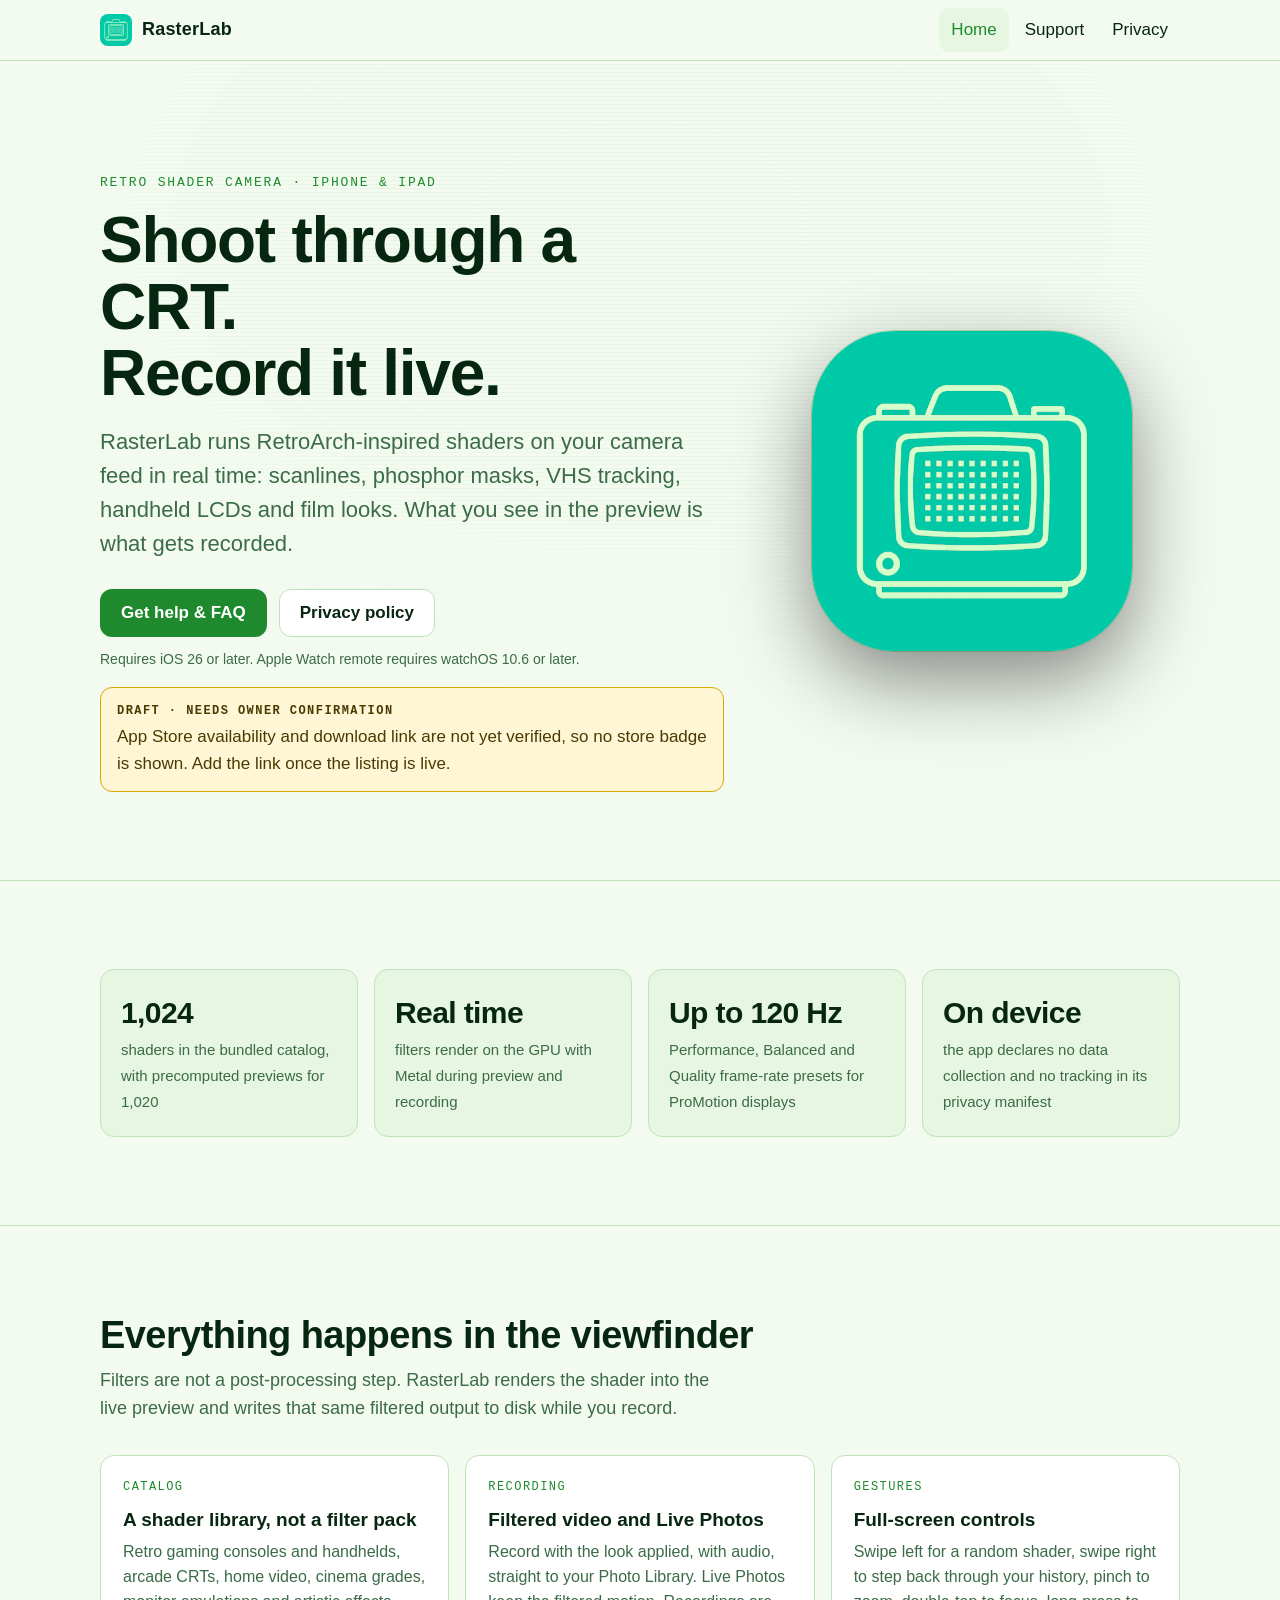
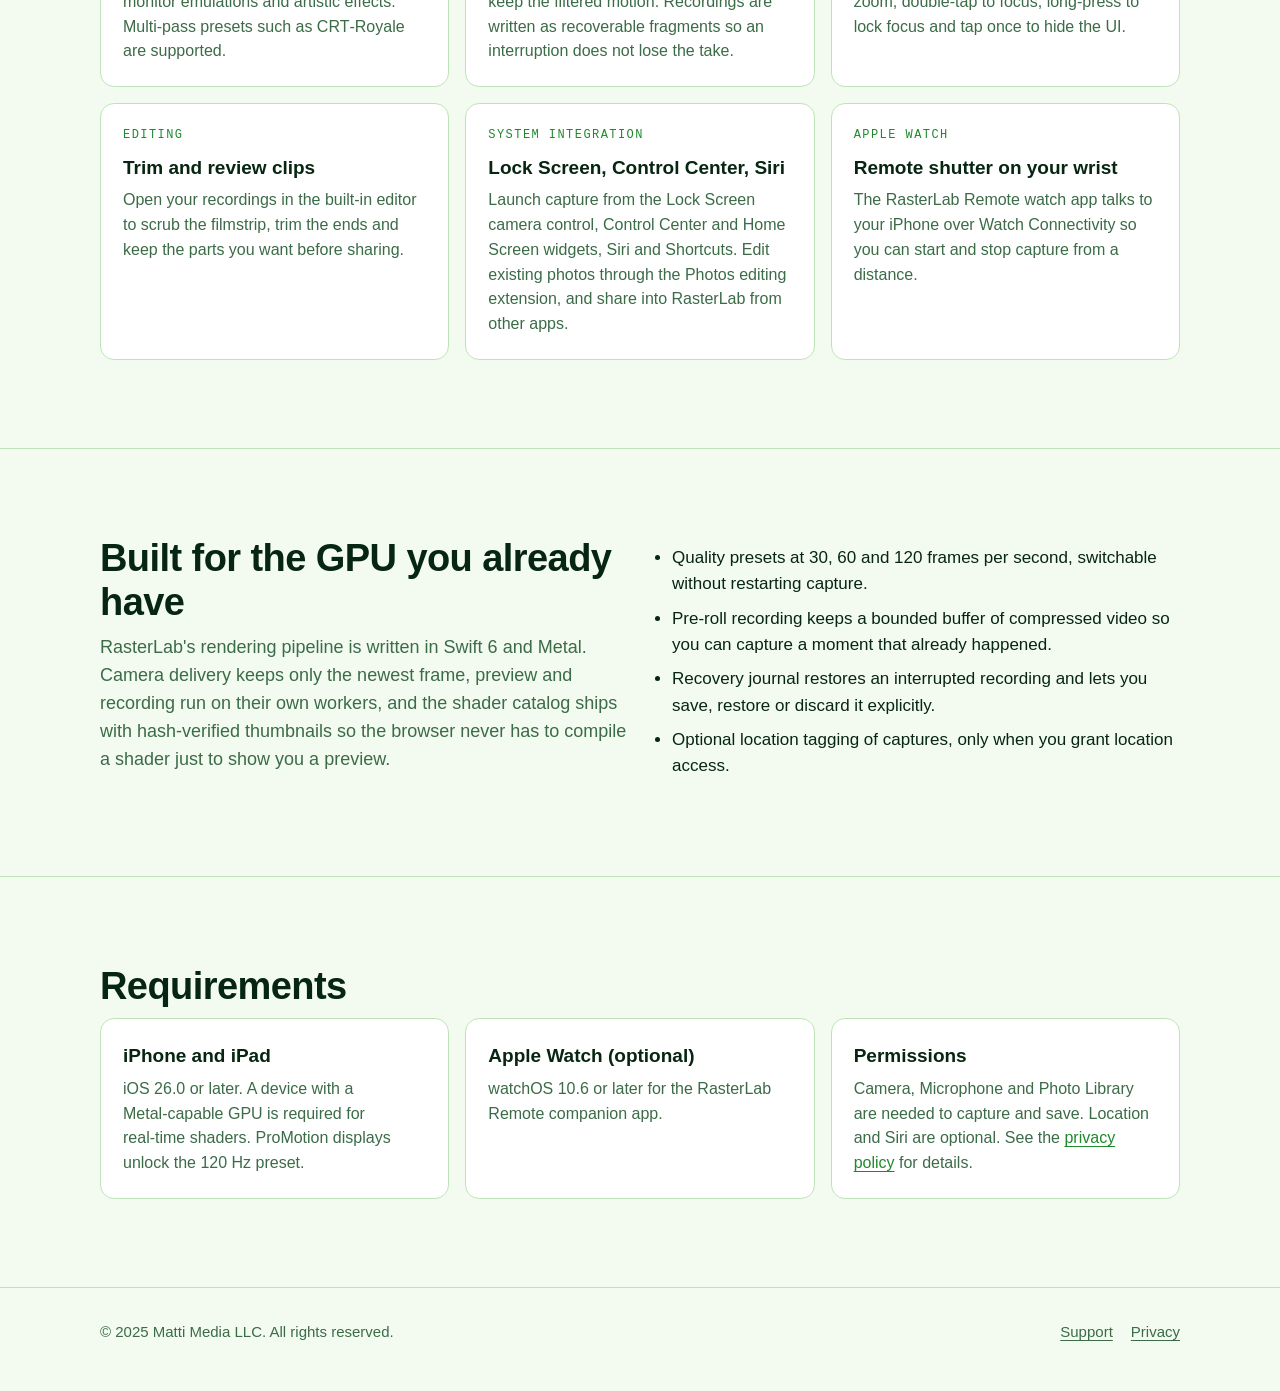
<file: index.html>
<!doctype html>
<html lang="en">
<head>
<meta charset="utf-8">
<meta name="viewport" content="width=device-width, initial-scale=1">
<title>RasterLab — Retro shader camera for iPhone</title>
<meta name="description" content="RasterLab is a camera app that applies RetroArch-inspired CRT, VHS, handheld and film shaders to the live preview, photos and video in real time.">
<meta name="theme-color" content="#04210d">
<meta property="og:title" content="RasterLab — Retro shader camera for iPhone">
<meta property="og:description" content="Live-preview more than a thousand retro shaders, then record them in real time.">
<meta property="og:image" content="https://rasterlab.app/assets/app-icon-512.png">
<meta property="og:url" content="https://rasterlab.app/">
<meta property="og:type" content="website">
<link rel="canonical" href="https://rasterlab.app/">
<link rel="icon" href="assets/app-icon-512.png" type="image/png">
<link rel="apple-touch-icon" href="assets/apple-touch-icon.png">
<link rel="stylesheet" href="styles.css">
</head>
<body>
<a class="skip" href="#main">Skip to content</a>
<header class="site-header">
  <nav class="wrap nav" aria-label="Primary">
    <a class="brand" href="./"><img src="assets/app-icon-512.png" alt="" width="32" height="32"><span>RasterLab</span></a>
    <ul>
      <li><a class="link" href="./" aria-current="page">Home</a></li>
      <li><a class="link" href="support/">Support</a></li>
      <li><a class="link" href="privacy/">Privacy</a></li>
    </ul>
  </nav>
</header>

<main id="main">
  <section class="hero" aria-labelledby="hero-title" style="border-top:0">
    <div class="wrap hero-grid">
      <div>
        <p class="eyebrow">Retro shader camera · iPhone &amp; iPad</p>
        <h1 id="hero-title">Shoot through a CRT.<br>Record it live.</h1>
        <p class="lede">RasterLab runs RetroArch‑inspired shaders on your camera feed in real time: scanlines, phosphor masks, VHS tracking, handheld LCDs and film looks. What you see in the preview is what gets recorded.</p>
        <div class="cta-row">
          <a class="btn primary" href="support/">Get help &amp; FAQ</a>
          <a class="btn ghost" href="privacy/">Privacy policy</a>
        </div>
        <p class="note">Requires iOS 26 or later. Apple Watch remote requires watchOS 10.6 or later.</p>
        <div class="draft"><strong>Draft · needs owner confirmation</strong>App Store availability and download link are not yet verified, so no store badge is shown. Add the link once the listing is live.</div>
      </div>
      <img class="hero-art" src="assets/app-icon-512.png" width="320" height="320" alt="RasterLab app icon: a line-drawn camera whose viewfinder shows a CRT pixel grid, in bright green on dark green.">
    </div>
  </section>

  <section aria-labelledby="stats-title">
    <div class="wrap">
      <h2 id="stats-title" class="visually-hidden" style="position:absolute;left:-9999px">By the numbers</h2>
      <div class="stats">
        <div class="stat"><b>1,024</b><span>shaders in the bundled catalog, with precomputed previews for 1,020</span></div>
        <div class="stat"><b>Real time</b><span>filters render on the GPU with Metal during preview and recording</span></div>
        <div class="stat"><b>Up to 120 Hz</b><span>Performance, Balanced and Quality frame‑rate presets for ProMotion displays</span></div>
        <div class="stat"><b>On device</b><span>the app declares no data collection and no tracking in its privacy manifest</span></div>
      </div>
    </div>
  </section>

  <section aria-labelledby="features-title">
    <div class="wrap">
      <h2 id="features-title">Everything happens in the viewfinder</h2>
      <p class="sub">Filters are not a post‑processing step. RasterLab renders the shader into the live preview and writes that same filtered output to disk while you record.</p>
      <div class="grid">
        <div class="card"><span class="k">Catalog</span><h3>A shader library, not a filter pack</h3><p>Retro gaming consoles and handhelds, arcade CRTs, home video, cinema grades, monitor emulations and artistic effects. Multi‑pass presets such as CRT‑Royale are supported.</p></div>
        <div class="card"><span class="k">Recording</span><h3>Filtered video and Live Photos</h3><p>Record with the look applied, with audio, straight to your Photo Library. Live Photos keep the filtered motion. Recordings are written as recoverable fragments so an interruption does not lose the take.</p></div>
        <div class="card"><span class="k">Gestures</span><h3>Full‑screen controls</h3><p>Swipe left for a random shader, swipe right to step back through your history, pinch to zoom, double‑tap to focus, long‑press to lock focus and tap once to hide the UI.</p></div>
        <div class="card"><span class="k">Editing</span><h3>Trim and review clips</h3><p>Open your recordings in the built‑in editor to scrub the filmstrip, trim the ends and keep the parts you want before sharing.</p></div>
        <div class="card"><span class="k">System integration</span><h3>Lock Screen, Control Center, Siri</h3><p>Launch capture from the Lock Screen camera control, Control Center and Home Screen widgets, Siri and Shortcuts. Edit existing photos through the Photos editing extension, and share into RasterLab from other apps.</p></div>
        <div class="card"><span class="k">Apple Watch</span><h3>Remote shutter on your wrist</h3><p>The RasterLab Remote watch app talks to your iPhone over Watch Connectivity so you can start and stop capture from a distance.</p></div>
      </div>
    </div>
  </section>

  <section aria-labelledby="perf-title">
    <div class="wrap two">
      <div>
        <h2 id="perf-title">Built for the GPU you already have</h2>
        <p class="sub" style="margin-bottom:12px">RasterLab's rendering pipeline is written in Swift 6 and Metal. Camera delivery keeps only the newest frame, preview and recording run on their own workers, and the shader catalog ships with hash‑verified thumbnails so the browser never has to compile a shader just to show you a preview.</p>
      </div>
      <ul class="list">
        <li>Quality presets at 30, 60 and 120 frames per second, switchable without restarting capture.</li>
        <li>Pre‑roll recording keeps a bounded buffer of compressed video so you can capture a moment that already happened.</li>
        <li>Recovery journal restores an interrupted recording and lets you save, restore or discard it explicitly.</li>
        <li>Optional location tagging of captures, only when you grant location access.</li>
      </ul>
    </div>
  </section>

  <section aria-labelledby="req-title">
    <div class="wrap">
      <h2 id="req-title">Requirements</h2>
      <div class="grid">
        <div class="card"><h3>iPhone and iPad</h3><p>iOS 26.0 or later. A device with a Metal‑capable GPU is required for real‑time shaders. ProMotion displays unlock the 120 Hz preset.</p></div>
        <div class="card"><h3>Apple Watch (optional)</h3><p>watchOS 10.6 or later for the RasterLab Remote companion app.</p></div>
        <div class="card"><h3>Permissions</h3><p>Camera, Microphone and Photo Library are needed to capture and save. Location and Siri are optional. See the <a href="privacy/">privacy policy</a> for details.</p></div>
      </div>
    </div>
  </section>
</main>

<footer class="site-footer">
  <div class="wrap row">
    <div>© 2025 Matti Media LLC. All rights reserved.</div>
    <ul>
      <li><a href="support/">Support</a></li>
      <li><a href="privacy/">Privacy</a></li>
    </ul>
  </div>
</footer>
</body>
</html>
</file>
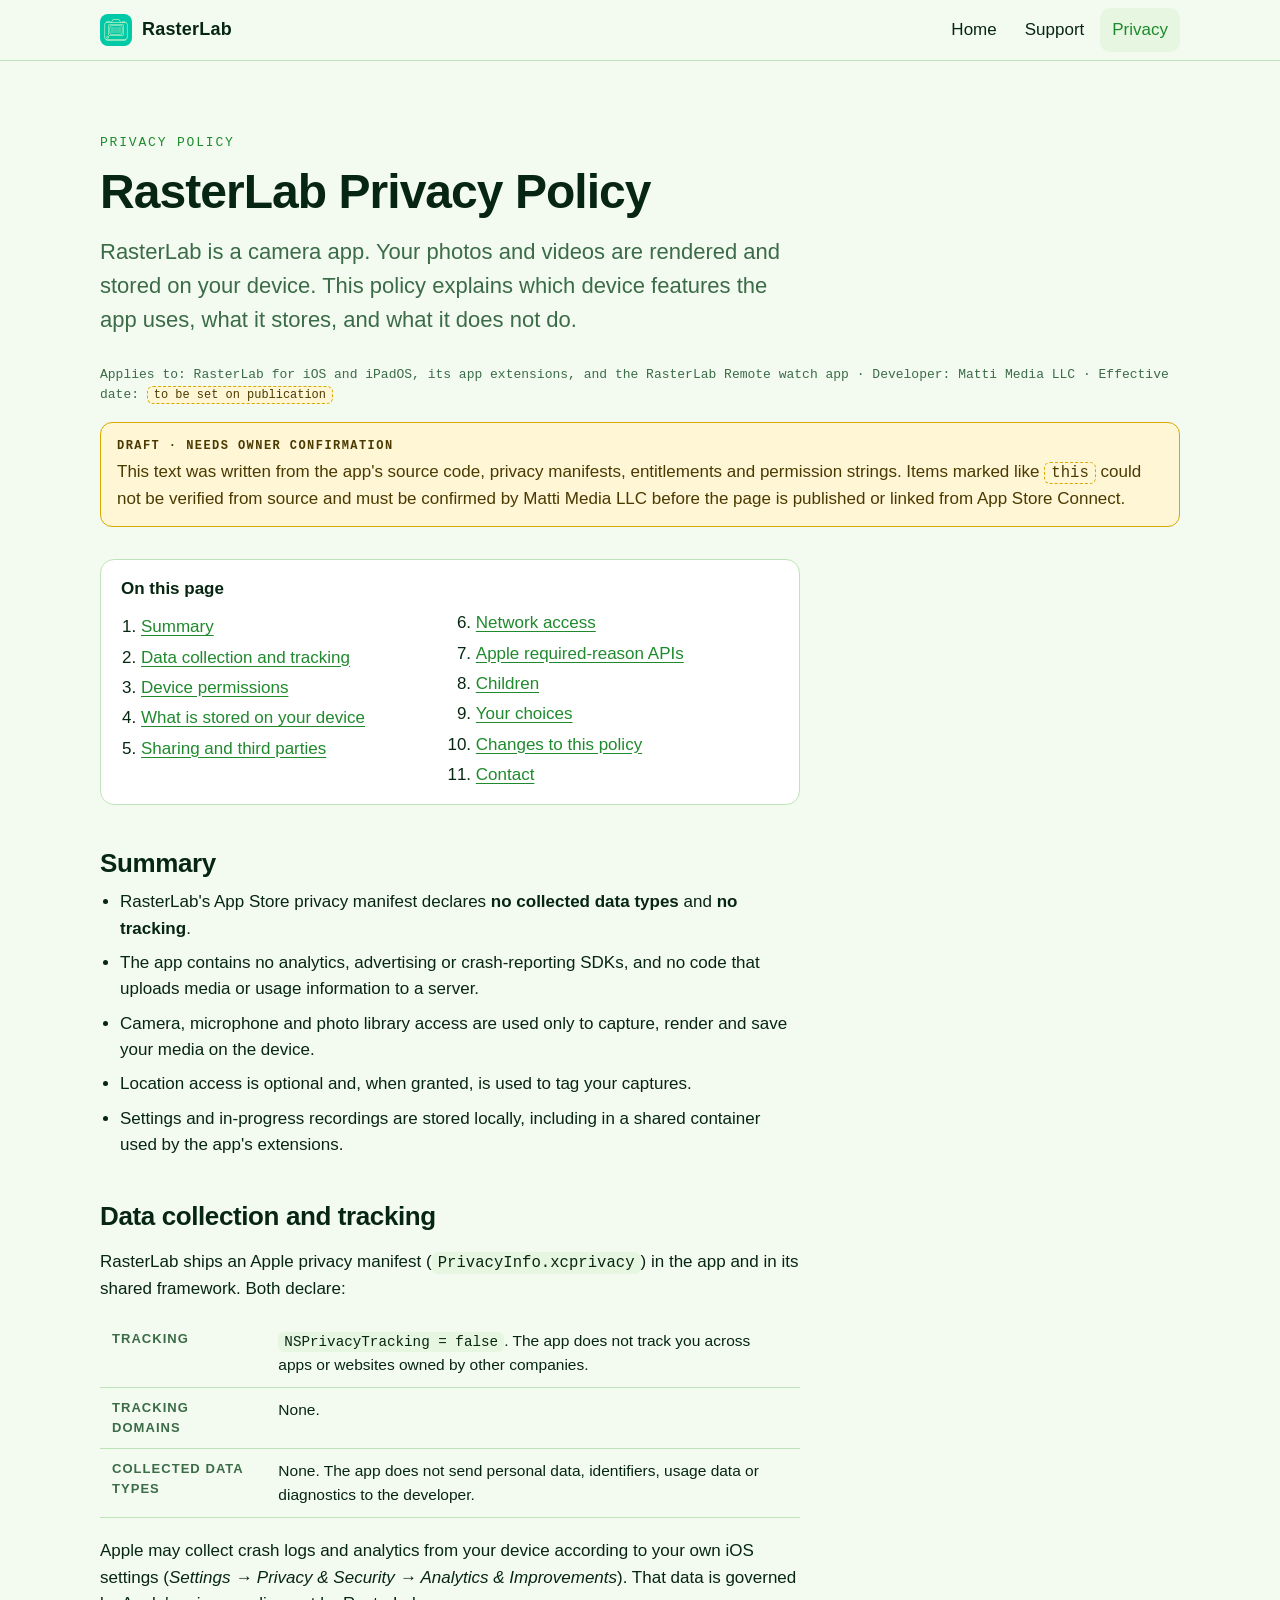
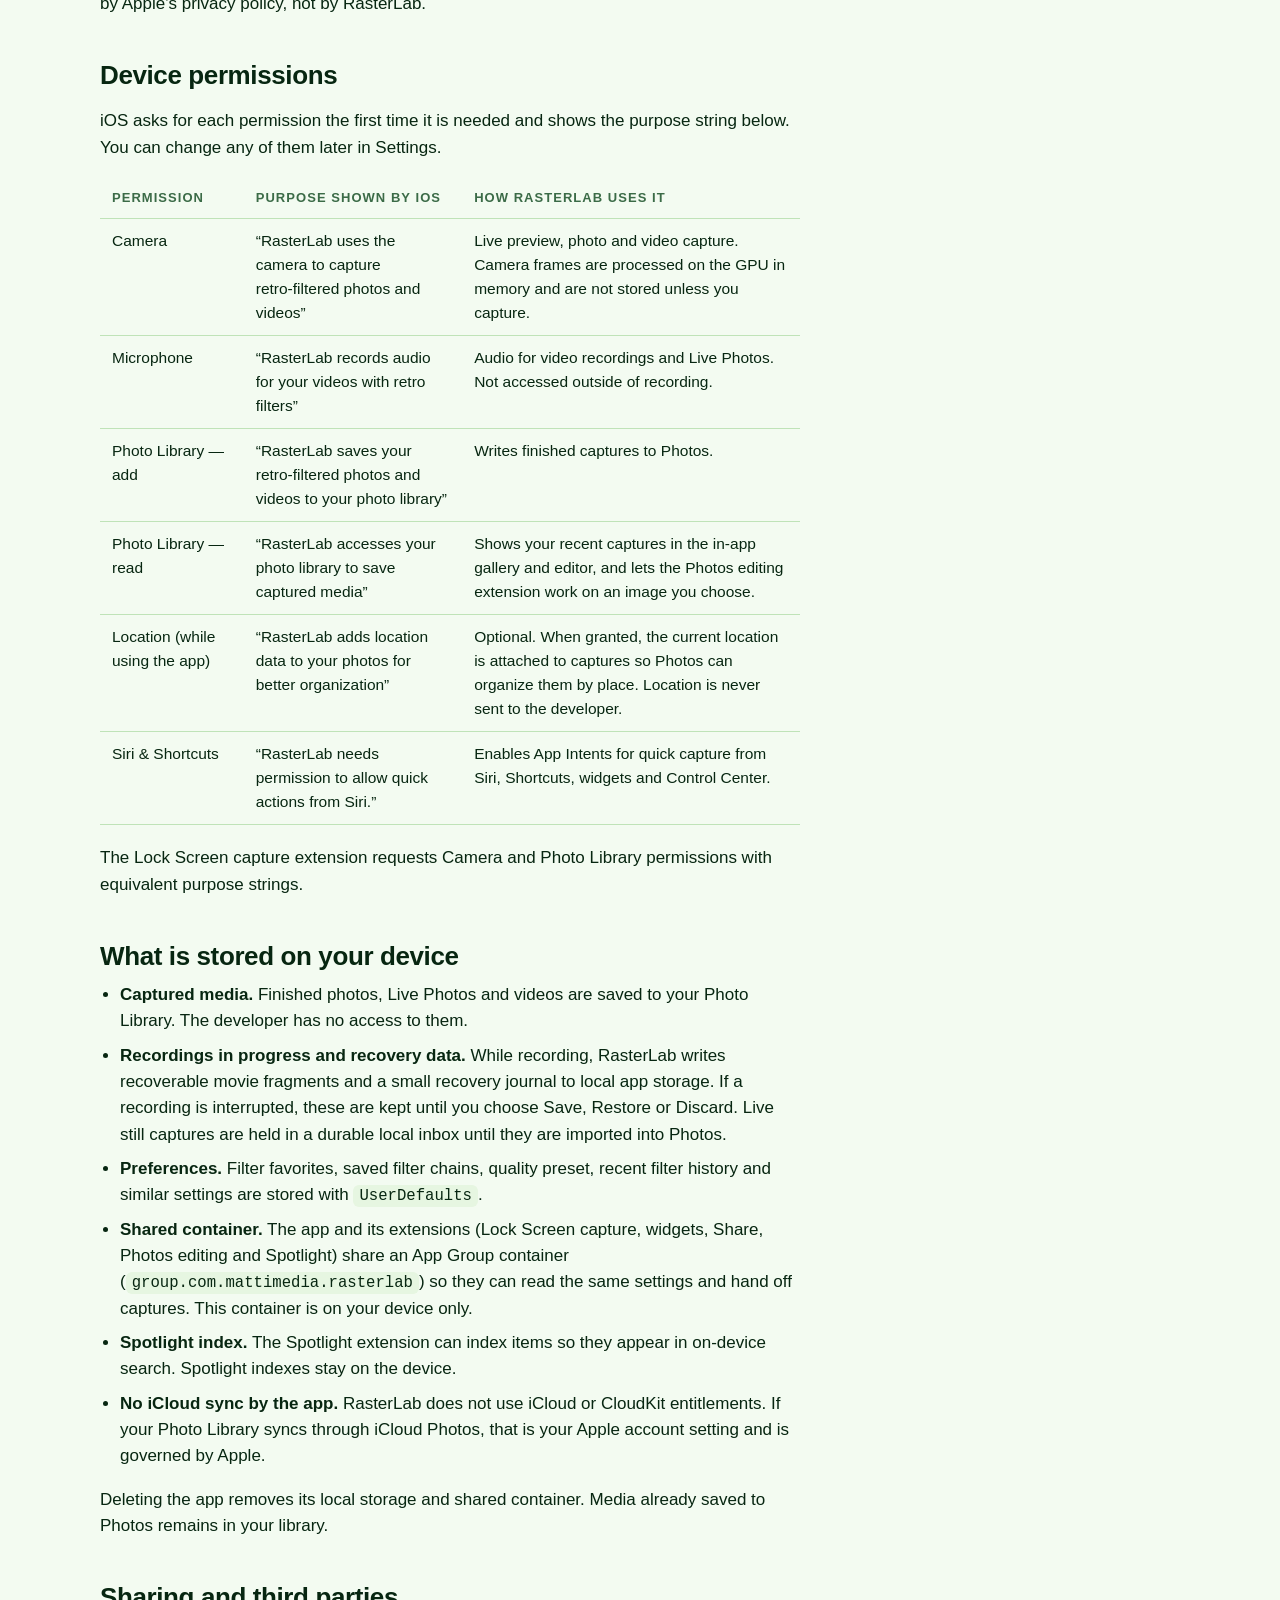
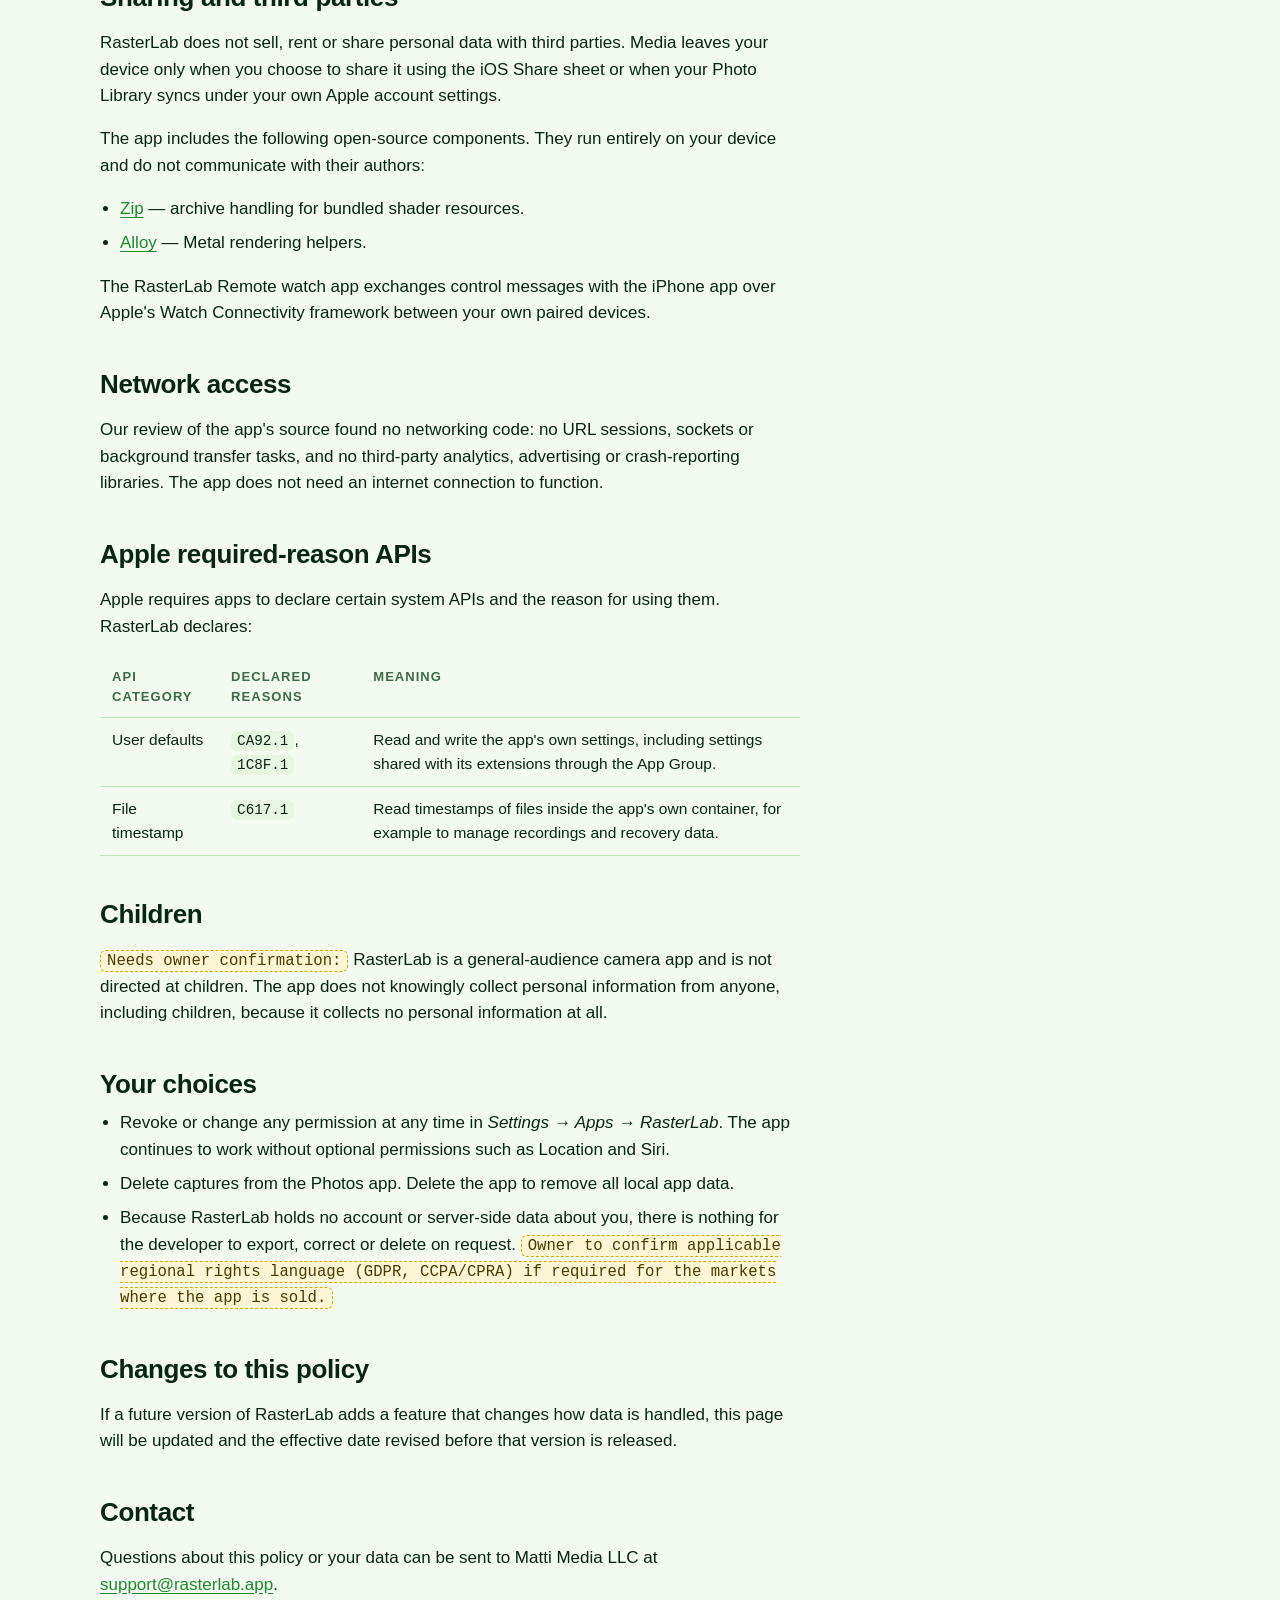
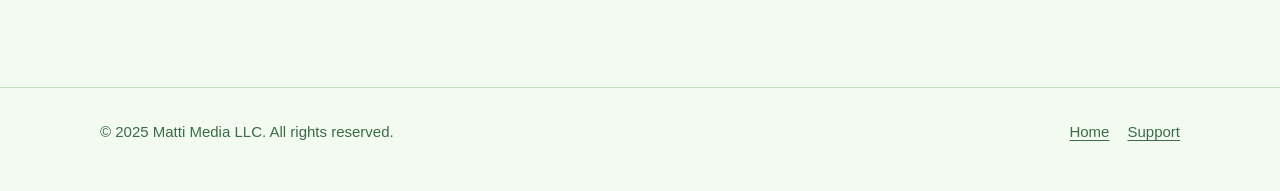
<file: privacy/index.html>
<!doctype html>
<html lang="en">
<head>
<meta charset="utf-8">
<meta name="viewport" content="width=device-width, initial-scale=1">
<title>RasterLab Privacy Policy</title>
<meta name="description" content="How the RasterLab camera app handles camera, microphone, photo, location and other data.">
<meta name="theme-color" content="#04210d">
<link rel="icon" href="../assets/app-icon-512.png" type="image/png">
<link rel="apple-touch-icon" href="../assets/apple-touch-icon.png">
<link rel="canonical" href="https://rasterlab.app/privacy/">
<link rel="stylesheet" href="../styles.css">
</head>
<body>
<a class="skip" href="#main">Skip to content</a>
<header class="site-header">
  <nav class="wrap nav" aria-label="Primary">
    <a class="brand" href="../"><img src="../assets/app-icon-512.png" alt="" width="32" height="32"><span>RasterLab</span></a>
    <ul>
      <li><a class="link" href="../">Home</a></li>
      <li><a class="link" href="../support/">Support</a></li>
      <li><a class="link" href="./" aria-current="page">Privacy</a></li>
    </ul>
  </nav>
</header>

<main id="main" class="wrap doc">
  <header>
    <p class="eyebrow">Privacy policy</p>
    <h1>RasterLab Privacy Policy</h1>
    <p class="lede">RasterLab is a camera app. Your photos and videos are rendered and stored on your device. This policy explains which device features the app uses, what it stores, and what it does not do.</p>
    <p class="meta">Applies to: RasterLab for iOS and iPadOS, its app extensions, and the RasterLab Remote watch app · Developer: Matti Media LLC · Effective date: <span class="todo">to be set on publication</span></p>
    <div class="draft"><strong>Draft · needs owner confirmation</strong>This text was written from the app's source code, privacy manifests, entitlements and permission strings. Items marked like <span class="todo">this</span> could not be verified from source and must be confirmed by Matti Media LLC before the page is published or linked from App Store Connect.</div>
  </header>

  <article>
    <nav class="toc" aria-label="On this page">
      <strong>On this page</strong>
      <ol>
        <li><a href="#summary">Summary</a></li>
        <li><a href="#collection">Data collection and tracking</a></li>
        <li><a href="#permissions">Device permissions</a></li>
        <li><a href="#storage">What is stored on your device</a></li>
        <li><a href="#sharing">Sharing and third parties</a></li>
        <li><a href="#network">Network access</a></li>
        <li><a href="#apple-apis">Apple required‑reason APIs</a></li>
        <li><a href="#children">Children</a></li>
        <li><a href="#rights">Your choices</a></li>
        <li><a href="#changes">Changes to this policy</a></li>
        <li><a href="#contact">Contact</a></li>
      </ol>
    </nav>

    <h2 id="summary">Summary</h2>
    <ul class="list">
      <li>RasterLab's App Store privacy manifest declares <strong>no collected data types</strong> and <strong>no tracking</strong>.</li>
      <li>The app contains no analytics, advertising or crash‑reporting SDKs, and no code that uploads media or usage information to a server.</li>
      <li>Camera, microphone and photo library access are used only to capture, render and save your media on the device.</li>
      <li>Location access is optional and, when granted, is used to tag your captures.</li>
      <li>Settings and in‑progress recordings are stored locally, including in a shared container used by the app's extensions.</li>
    </ul>

    <h2 id="collection">Data collection and tracking</h2>
    <p>RasterLab ships an Apple privacy manifest (<code>PrivacyInfo.xcprivacy</code>) in the app and in its shared framework. Both declare:</p>
    <table>
      <tbody>
        <tr><th scope="row">Tracking</th><td><code>NSPrivacyTracking = false</code>. The app does not track you across apps or websites owned by other companies.</td></tr>
        <tr><th scope="row">Tracking domains</th><td>None.</td></tr>
        <tr><th scope="row">Collected data types</th><td>None. The app does not send personal data, identifiers, usage data or diagnostics to the developer.</td></tr>
      </tbody>
    </table>
    <p>Apple may collect crash logs and analytics from your device according to your own iOS settings (<em>Settings → Privacy &amp; Security → Analytics &amp; Improvements</em>). That data is governed by Apple's privacy policy, not by RasterLab.</p>

    <h2 id="permissions">Device permissions</h2>
    <p>iOS asks for each permission the first time it is needed and shows the purpose string below. You can change any of them later in Settings.</p>
    <table>
      <thead><tr><th>Permission</th><th>Purpose shown by iOS</th><th>How RasterLab uses it</th></tr></thead>
      <tbody>
        <tr><td>Camera</td><td>“RasterLab uses the camera to capture retro‑filtered photos and videos”</td><td>Live preview, photo and video capture. Camera frames are processed on the GPU in memory and are not stored unless you capture.</td></tr>
        <tr><td>Microphone</td><td>“RasterLab records audio for your videos with retro filters”</td><td>Audio for video recordings and Live Photos. Not accessed outside of recording.</td></tr>
        <tr><td>Photo Library — add</td><td>“RasterLab saves your retro‑filtered photos and videos to your photo library”</td><td>Writes finished captures to Photos.</td></tr>
        <tr><td>Photo Library — read</td><td>“RasterLab accesses your photo library to save captured media”</td><td>Shows your recent captures in the in‑app gallery and editor, and lets the Photos editing extension work on an image you choose.</td></tr>
        <tr><td>Location (while using the app)</td><td>“RasterLab adds location data to your photos for better organization”</td><td>Optional. When granted, the current location is attached to captures so Photos can organize them by place. Location is never sent to the developer.</td></tr>
        <tr><td>Siri &amp; Shortcuts</td><td>“RasterLab needs permission to allow quick actions from Siri.”</td><td>Enables App Intents for quick capture from Siri, Shortcuts, widgets and Control Center.</td></tr>
      </tbody>
    </table>
    <p>The Lock Screen capture extension requests Camera and Photo Library permissions with equivalent purpose strings.</p>

    <h2 id="storage">What is stored on your device</h2>
    <ul class="list">
      <li><strong>Captured media.</strong> Finished photos, Live Photos and videos are saved to your Photo Library. The developer has no access to them.</li>
      <li><strong>Recordings in progress and recovery data.</strong> While recording, RasterLab writes recoverable movie fragments and a small recovery journal to local app storage. If a recording is interrupted, these are kept until you choose Save, Restore or Discard. Live still captures are held in a durable local inbox until they are imported into Photos.</li>
      <li><strong>Preferences.</strong> Filter favorites, saved filter chains, quality preset, recent filter history and similar settings are stored with <code>UserDefaults</code>.</li>
      <li><strong>Shared container.</strong> The app and its extensions (Lock Screen capture, widgets, Share, Photos editing and Spotlight) share an App Group container (<code>group.com.mattimedia.rasterlab</code>) so they can read the same settings and hand off captures. This container is on your device only.</li>
      <li><strong>Spotlight index.</strong> The Spotlight extension can index items so they appear in on‑device search. Spotlight indexes stay on the device.</li>
      <li><strong>No iCloud sync by the app.</strong> RasterLab does not use iCloud or CloudKit entitlements. If your Photo Library syncs through iCloud Photos, that is your Apple account setting and is governed by Apple.</li>
    </ul>
    <p>Deleting the app removes its local storage and shared container. Media already saved to Photos remains in your library.</p>

    <h2 id="sharing">Sharing and third parties</h2>
    <p>RasterLab does not sell, rent or share personal data with third parties. Media leaves your device only when you choose to share it using the iOS Share sheet or when your Photo Library syncs under your own Apple account settings.</p>
    <p>The app includes the following open‑source components. They run entirely on your device and do not communicate with their authors:</p>
    <ul class="list">
      <li><a href="https://github.com/marmelroy/Zip" rel="noopener">Zip</a> — archive handling for bundled shader resources.</li>
      <li><a href="https://github.com/s1ddok/Alloy" rel="noopener">Alloy</a> — Metal rendering helpers.</li>
    </ul>
    <p>The RasterLab Remote watch app exchanges control messages with the iPhone app over Apple's Watch Connectivity framework between your own paired devices.</p>

    <h2 id="network">Network access</h2>
    <p>Our review of the app's source found no networking code: no URL sessions, sockets or background transfer tasks, and no third‑party analytics, advertising or crash‑reporting libraries. The app does not need an internet connection to function.</p>

    <h2 id="apple-apis">Apple required‑reason APIs</h2>
    <p>Apple requires apps to declare certain system APIs and the reason for using them. RasterLab declares:</p>
    <table>
      <thead><tr><th>API category</th><th>Declared reasons</th><th>Meaning</th></tr></thead>
      <tbody>
        <tr><td>User defaults</td><td><code>CA92.1</code>, <code>1C8F.1</code></td><td>Read and write the app's own settings, including settings shared with its extensions through the App Group.</td></tr>
        <tr><td>File timestamp</td><td><code>C617.1</code></td><td>Read timestamps of files inside the app's own container, for example to manage recordings and recovery data.</td></tr>
      </tbody>
    </table>

    <h2 id="children">Children</h2>
    <p><span class="todo">Needs owner confirmation:</span> RasterLab is a general‑audience camera app and is not directed at children. The app does not knowingly collect personal information from anyone, including children, because it collects no personal information at all.</p>

    <h2 id="rights">Your choices</h2>
    <ul class="list">
      <li>Revoke or change any permission at any time in <em>Settings → Apps → RasterLab</em>. The app continues to work without optional permissions such as Location and Siri.</li>
      <li>Delete captures from the Photos app. Delete the app to remove all local app data.</li>
      <li>Because RasterLab holds no account or server‑side data about you, there is nothing for the developer to export, correct or delete on request. <span class="todo">Owner to confirm applicable regional rights language (GDPR, CCPA/CPRA) if required for the markets where the app is sold.</span></li>
    </ul>

    <h2 id="changes">Changes to this policy</h2>
    <p>If a future version of RasterLab adds a feature that changes how data is handled, this page will be updated and the effective date revised before that version is released.</p>

    <h2 id="contact">Contact</h2>
    <p>Questions about this policy or your data can be sent to Matti Media LLC at <a href="mailto:support@rasterlab.app">support@rasterlab.app</a>.</p>
  </article>
</main>

<footer class="site-footer">
  <div class="wrap row">
    <div>© 2025 Matti Media LLC. All rights reserved.</div>
    <ul>
      <li><a href="../">Home</a></li>
      <li><a href="../support/">Support</a></li>
    </ul>
  </div>
</footer>
</body>
</html>
</file>
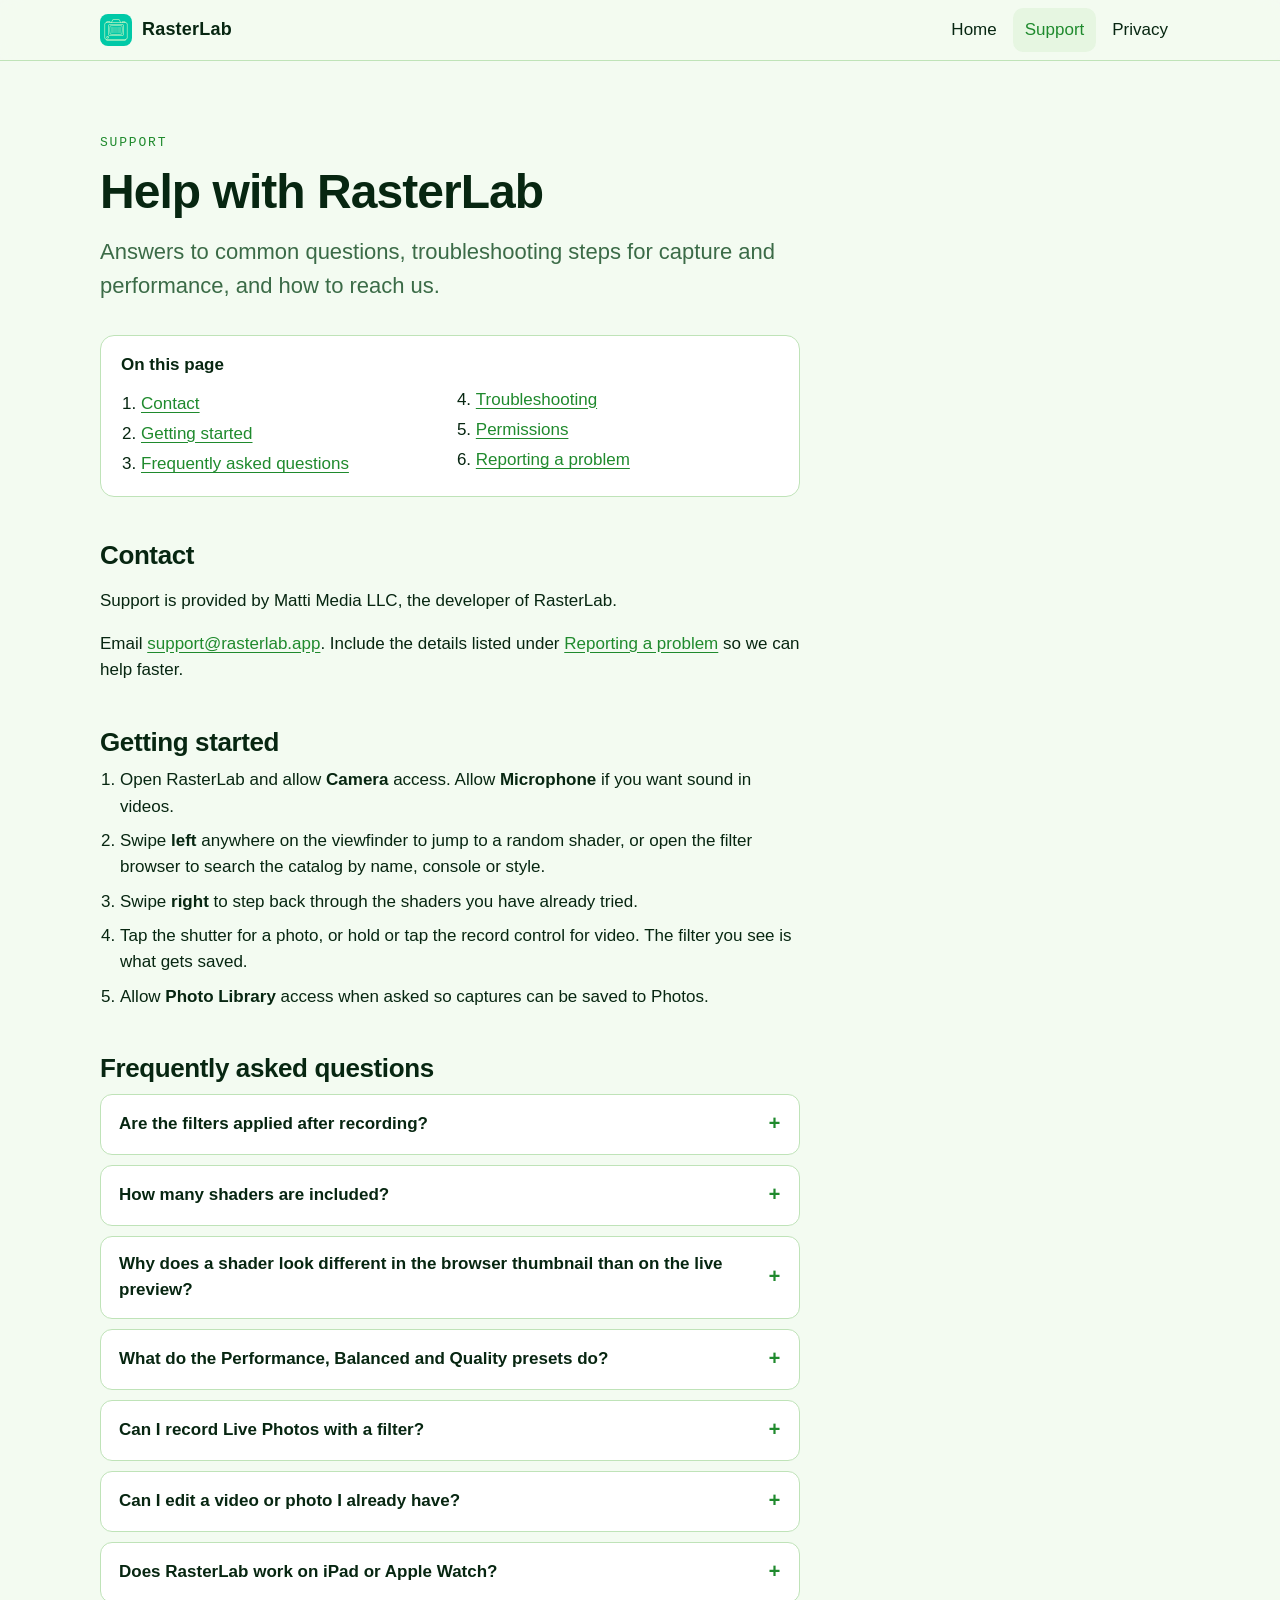
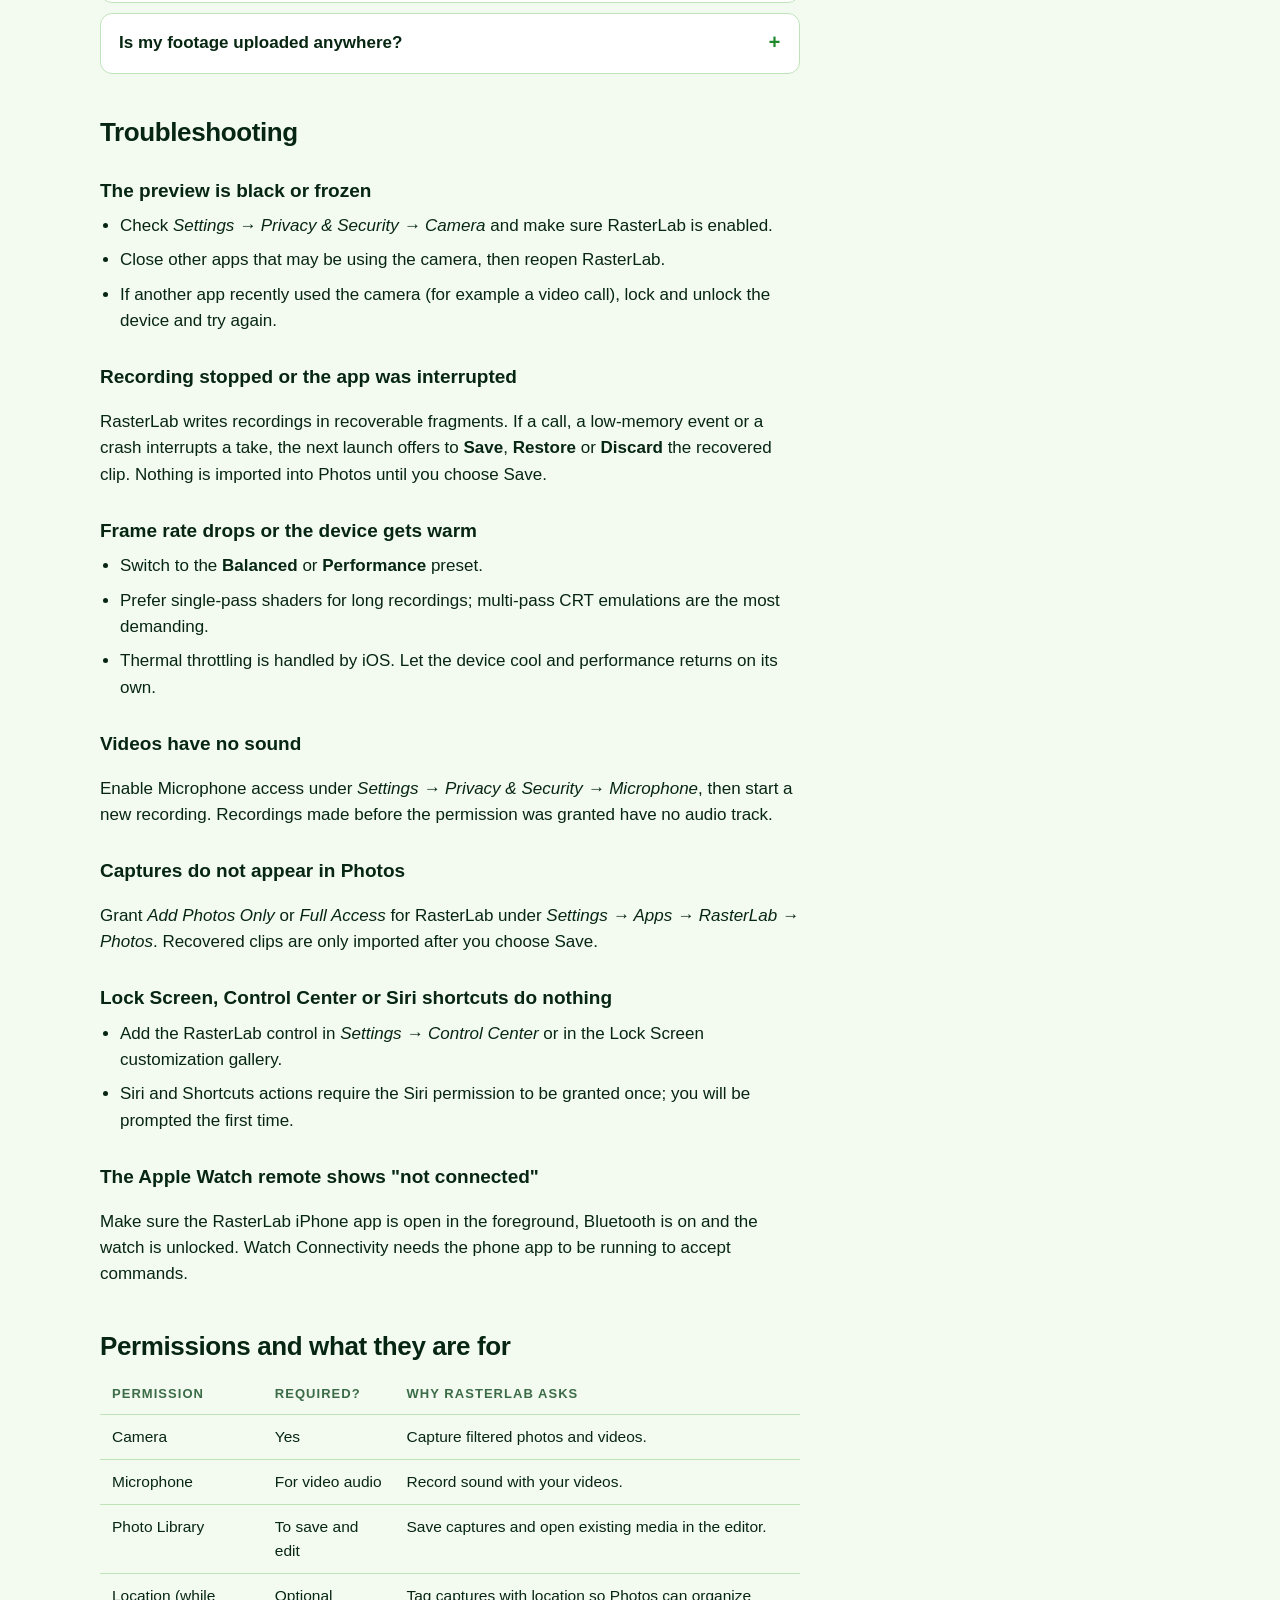
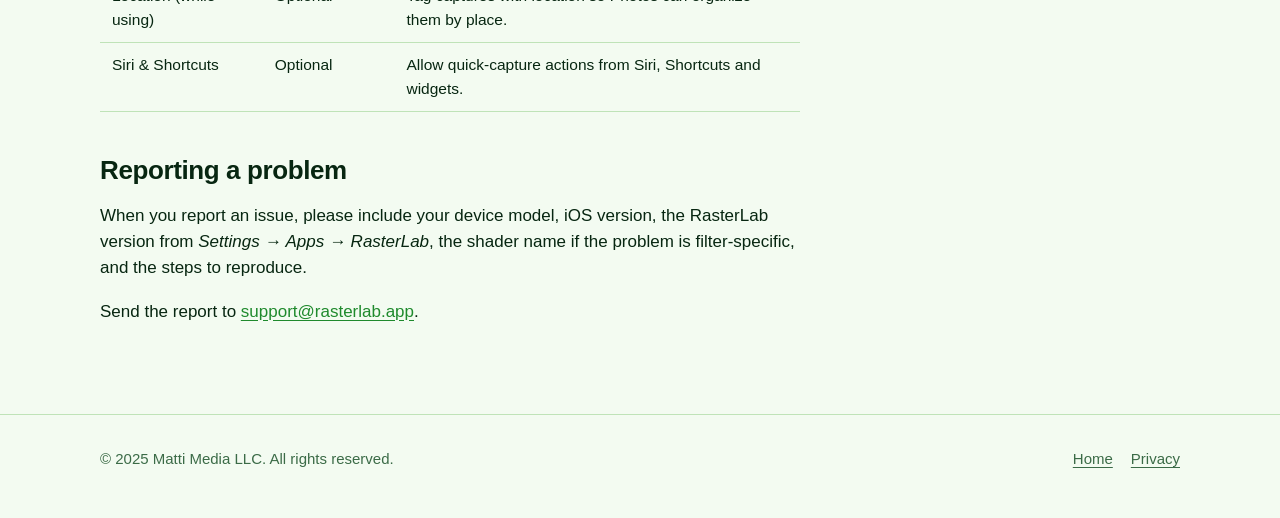
<file: support/index.html>
<!doctype html>
<html lang="en">
<head>
<meta charset="utf-8">
<meta name="viewport" content="width=device-width, initial-scale=1">
<title>RasterLab Support</title>
<meta name="description" content="Help, FAQ and troubleshooting for the RasterLab retro shader camera app.">
<meta name="theme-color" content="#04210d">
<link rel="icon" href="../assets/app-icon-512.png" type="image/png">
<link rel="apple-touch-icon" href="../assets/apple-touch-icon.png">
<link rel="canonical" href="https://rasterlab.app/support/">
<link rel="stylesheet" href="../styles.css">
</head>
<body>
<a class="skip" href="#main">Skip to content</a>
<header class="site-header">
  <nav class="wrap nav" aria-label="Primary">
    <a class="brand" href="../"><img src="../assets/app-icon-512.png" alt="" width="32" height="32"><span>RasterLab</span></a>
    <ul>
      <li><a class="link" href="../">Home</a></li>
      <li><a class="link" href="./" aria-current="page">Support</a></li>
      <li><a class="link" href="../privacy/">Privacy</a></li>
    </ul>
  </nav>
</header>

<main id="main" class="wrap doc">
  <header>
    <p class="eyebrow">Support</p>
    <h1>Help with RasterLab</h1>
    <p class="lede">Answers to common questions, troubleshooting steps for capture and performance, and how to reach us.</p>
  </header>

  <article>
    <nav class="toc" aria-label="On this page">
      <strong>On this page</strong>
      <ol>
        <li><a href="#contact">Contact</a></li>
        <li><a href="#getting-started">Getting started</a></li>
        <li><a href="#faq">Frequently asked questions</a></li>
        <li><a href="#troubleshooting">Troubleshooting</a></li>
        <li><a href="#permissions">Permissions</a></li>
        <li><a href="#report">Reporting a problem</a></li>
      </ol>
    </nav>

    <h2 id="contact">Contact</h2>
    <p>Support is provided by Matti Media LLC, the developer of RasterLab.</p>
    <p>Email <a href="mailto:support@rasterlab.app">support@rasterlab.app</a>. Include the details listed under <a href="#report">Reporting a problem</a> so we can help faster.</p>

    <h2 id="getting-started">Getting started</h2>
    <ol class="list">
      <li>Open RasterLab and allow <strong>Camera</strong> access. Allow <strong>Microphone</strong> if you want sound in videos.</li>
      <li>Swipe <strong>left</strong> anywhere on the viewfinder to jump to a random shader, or open the filter browser to search the catalog by name, console or style.</li>
      <li>Swipe <strong>right</strong> to step back through the shaders you have already tried.</li>
      <li>Tap the shutter for a photo, or hold or tap the record control for video. The filter you see is what gets saved.</li>
      <li>Allow <strong>Photo Library</strong> access when asked so captures can be saved to Photos.</li>
    </ol>

    <h2 id="faq">Frequently asked questions</h2>

    <details><summary>Are the filters applied after recording?</summary><div class="body"><p>No. RasterLab renders the shader on the GPU during preview and writes that filtered output directly while recording. There is no separate export or processing step, and the saved video matches the preview.</p></div></details>
    <details><summary>How many shaders are included?</summary><div class="body"><p>The bundled catalog contains 1,024 shader presets ported from RetroArch‑style sources, covering console and handheld emulation, arcade and monitor CRTs, home video, film and artistic looks. Preview thumbnails ship for 1,020 of them; the remaining four show a placeholder until selected.</p></div></details>
    <details><summary>Why does a shader look different in the browser thumbnail than on the live preview?</summary><div class="body"><p>Thumbnails are precomputed images generated from a fixed test pattern. The live preview renders the real shader against your camera feed at your current resolution and frame rate, so detail such as phosphor masks and scanline spacing will differ.</p></div></details>
    <details><summary>What do the Performance, Balanced and Quality presets do?</summary><div class="body"><p>They set the target frame rate: 30, 60 and 120 frames per second. Complex multi‑pass shaders may hold a steadier rate on Performance. Quality only reaches 120 Hz on ProMotion‑capable devices. You can switch presets without restarting the camera.</p></div></details>
    <details><summary>Can I record Live Photos with a filter?</summary><div class="body"><p>Yes. Filtered Live Photos keep the filtered motion clip alongside the still. Live capture uses the same real‑time pipeline as video.</p></div></details>
    <details><summary>Can I edit a video or photo I already have?</summary><div class="body"><p>Existing photos can be edited through RasterLab's editing extension inside the Photos app (tap Edit, then the extensions menu). You can also share media into RasterLab from other apps using the Share sheet.</p></div></details>
    <details><summary>Does RasterLab work on iPad or Apple Watch?</summary><div class="body"><p>The app supports iPhone and iPad on iOS 26 or later. The RasterLab Remote watch app (watchOS 10.6 or later) acts as a remote shutter and status display for the iPhone app; it does not render shaders on the watch.</p></div></details>
    <details><summary>Is my footage uploaded anywhere?</summary><div class="body"><p>No. Captures are rendered and saved on your device. The app's privacy manifest declares no data collection and no tracking. See the <a href="../privacy/">privacy policy</a>.</p></div></details>

    <h2 id="troubleshooting">Troubleshooting</h2>

    <h3>The preview is black or frozen</h3>
    <ul class="list">
      <li>Check <em>Settings → Privacy &amp; Security → Camera</em> and make sure RasterLab is enabled.</li>
      <li>Close other apps that may be using the camera, then reopen RasterLab.</li>
      <li>If another app recently used the camera (for example a video call), lock and unlock the device and try again.</li>
    </ul>

    <h3>Recording stopped or the app was interrupted</h3>
    <p>RasterLab writes recordings in recoverable fragments. If a call, a low‑memory event or a crash interrupts a take, the next launch offers to <strong>Save</strong>, <strong>Restore</strong> or <strong>Discard</strong> the recovered clip. Nothing is imported into Photos until you choose Save.</p>

    <h3>Frame rate drops or the device gets warm</h3>
    <ul class="list">
      <li>Switch to the <strong>Balanced</strong> or <strong>Performance</strong> preset.</li>
      <li>Prefer single‑pass shaders for long recordings; multi‑pass CRT emulations are the most demanding.</li>
      <li>Thermal throttling is handled by iOS. Let the device cool and performance returns on its own.</li>
    </ul>

    <h3>Videos have no sound</h3>
    <p>Enable Microphone access under <em>Settings → Privacy &amp; Security → Microphone</em>, then start a new recording. Recordings made before the permission was granted have no audio track.</p>

    <h3>Captures do not appear in Photos</h3>
    <p>Grant <em>Add Photos Only</em> or <em>Full Access</em> for RasterLab under <em>Settings → Apps → RasterLab → Photos</em>. Recovered clips are only imported after you choose Save.</p>

    <h3>Lock Screen, Control Center or Siri shortcuts do nothing</h3>
    <ul class="list">
      <li>Add the RasterLab control in <em>Settings → Control Center</em> or in the Lock Screen customization gallery.</li>
      <li>Siri and Shortcuts actions require the Siri permission to be granted once; you will be prompted the first time.</li>
    </ul>

    <h3>The Apple Watch remote shows "not connected"</h3>
    <p>Make sure the RasterLab iPhone app is open in the foreground, Bluetooth is on and the watch is unlocked. Watch Connectivity needs the phone app to be running to accept commands.</p>

    <h2 id="permissions">Permissions and what they are for</h2>
    <table>
      <thead><tr><th>Permission</th><th>Required?</th><th>Why RasterLab asks</th></tr></thead>
      <tbody>
        <tr><td>Camera</td><td>Yes</td><td>Capture filtered photos and videos.</td></tr>
        <tr><td>Microphone</td><td>For video audio</td><td>Record sound with your videos.</td></tr>
        <tr><td>Photo Library</td><td>To save and edit</td><td>Save captures and open existing media in the editor.</td></tr>
        <tr><td>Location (while using)</td><td>Optional</td><td>Tag captures with location so Photos can organize them by place.</td></tr>
        <tr><td>Siri &amp; Shortcuts</td><td>Optional</td><td>Allow quick‑capture actions from Siri, Shortcuts and widgets.</td></tr>
      </tbody>
    </table>

    <h2 id="report">Reporting a problem</h2>
    <p>When you report an issue, please include your device model, iOS version, the RasterLab version from <em>Settings → Apps → RasterLab</em>, the shader name if the problem is filter‑specific, and the steps to reproduce.</p>
    <p>Send the report to <a href="mailto:support@rasterlab.app">support@rasterlab.app</a>.</p>
  </article>
</main>

<footer class="site-footer">
  <div class="wrap row">
    <div>© 2025 Matti Media LLC. All rights reserved.</div>
    <ul>
      <li><a href="../">Home</a></li>
      <li><a href="../privacy/">Privacy</a></li>
    </ul>
  </div>
</footer>
</body>
</html>
</file>
<file: styles.css>
/* RasterLab site — brand pulled from the app icon + AccentColor (display-p3 0.576 0.988 0.424 ≈ #93FC6C) */
:root {
  --bg: #04210d;
  --bg-elev: #0a3317;
  --bg-card: #0c3a1b;
  --line: #1c5a2f;
  --ink: #e8ffe9;
  --ink-muted: #a9d8b0;
  --accent: #93fc6c;
  --accent-ink: #04210d;
  --warn-bg: #3a2a06;
  --warn-line: #a67c12;
  --warn-ink: #ffe9a8;
  --radius: 14px;
  --maxw: 1080px;
  --mono: ui-monospace, "SF Mono", Menlo, Consolas, monospace;
  --sans: -apple-system, BlinkMacSystemFont, "SF Pro Text", "Segoe UI", Inter, Roboto, Helvetica, Arial, sans-serif;
}
@media (prefers-color-scheme: light) {
  :root:not([data-theme="dark"]) {
    --bg: #f3fbf1; --bg-elev: #e6f6e1; --bg-card: #ffffff; --line: #bfe3b8;
    --ink: #072611; --ink-muted: #3b6b47; --accent: #1f8a2d; --accent-ink: #ffffff;
    --warn-bg: #fff6d6; --warn-line: #d7a800; --warn-ink: #4a3a00;
  }
}
* { box-sizing: border-box; }
html { scroll-behavior: smooth; }
@media (prefers-reduced-motion: reduce) { html { scroll-behavior: auto; } * { animation: none !important; transition: none !important; } }
body {
  margin: 0; background: var(--bg); color: var(--ink); font-family: var(--sans);
  font-size: 17px; line-height: 1.55; -webkit-font-smoothing: antialiased;
}
a { color: var(--accent); text-underline-offset: 3px; }
a:hover { text-decoration-thickness: 2px; }
:focus-visible { outline: 3px solid var(--accent); outline-offset: 3px; border-radius: 4px; }
img { max-width: 100%; height: auto; display: block; }
.skip { position: absolute; left: -999px; top: 8px; background: var(--accent); color: var(--accent-ink); padding: 8px 12px; border-radius: 8px; z-index: 100; }
.skip:focus { left: 16px; }
.wrap { width: min(var(--maxw), 100% - 32px); margin-inline: auto; }

/* header */
.site-header { position: sticky; top: 0; z-index: 10; backdrop-filter: saturate(140%) blur(10px); background: color-mix(in srgb, var(--bg) 82%, transparent); border-bottom: 1px solid var(--line); }
.nav { display: flex; align-items: center; justify-content: space-between; gap: 16px; min-height: 60px; }
.brand { display: inline-flex; align-items: center; gap: 10px; font-weight: 700; letter-spacing: .2px; color: var(--ink); text-decoration: none; font-size: 18px; }
.brand img { width: 32px; height: 32px; border-radius: 8px; }
.nav ul { list-style: none; display: flex; gap: 4px; margin: 0; padding: 0; }
.nav a.link { display: inline-block; padding: 10px 12px; min-height: 44px; line-height: 24px; color: var(--ink); text-decoration: none; border-radius: 10px; font-weight: 500; }
.nav a.link:hover, .nav a.link[aria-current="page"] { background: var(--bg-elev); }
.nav a.link[aria-current="page"] { color: var(--accent); }

/* hero */
.hero { padding: clamp(48px, 9vw, 112px) 0 clamp(32px, 6vw, 72px); position: relative; overflow: hidden; }
.hero::before { content: ""; position: absolute; inset: 0; pointer-events: none; opacity: .18;
  background: repeating-linear-gradient(0deg, transparent 0 3px, color-mix(in srgb, var(--accent) 35%, transparent) 3px 4px); mask-image: radial-gradient(60% 60% at 50% 20%, #000 20%, transparent 100%); }
.hero-grid { display: grid; grid-template-columns: 1.2fr .8fr; gap: 40px; align-items: center; position: relative; }
.eyebrow { font-family: var(--mono); font-size: 13px; letter-spacing: .14em; text-transform: uppercase; color: var(--accent); margin: 0 0 14px; }
h1 { font-size: clamp(36px, 6vw, 64px); line-height: 1.04; letter-spacing: -.02em; margin: 0 0 18px; font-weight: 800; }
.lede { font-size: clamp(18px, 2.2vw, 22px); color: var(--ink-muted); margin: 0 0 28px; max-width: 56ch; }
.cta-row { display: flex; flex-wrap: wrap; gap: 12px; align-items: center; }
.btn { display: inline-flex; align-items: center; justify-content: center; gap: 8px; min-height: 48px; padding: 0 20px; border-radius: 12px; font-weight: 600; text-decoration: none; border: 1px solid var(--line); color: var(--ink); background: var(--bg-card); }
.btn.primary { background: var(--accent); color: var(--accent-ink); border-color: transparent; }
.btn.primary:hover { filter: brightness(1.06); }
.btn.ghost:hover { border-color: var(--accent); }
.note { font-size: 14px; color: var(--ink-muted); margin-top: 12px; }
.hero-art { justify-self: center; width: min(320px, 70vw); aspect-ratio: 1; border-radius: 26%; box-shadow: 0 30px 80px rgba(0,0,0,.45), 0 0 0 1px var(--line); }

/* sections */
section { padding: clamp(40px, 7vw, 88px) 0; border-top: 1px solid var(--line); }
h2 { font-size: clamp(26px, 3.6vw, 38px); letter-spacing: -.015em; line-height: 1.15; margin: 0 0 10px; }
h3 { font-size: 19px; margin: 0 0 6px; }
.sub { color: var(--ink-muted); margin: 0 0 32px; max-width: 64ch; font-size: 18px; }
.grid { display: grid; gap: 16px; grid-template-columns: repeat(3, 1fr); }
.card { background: var(--bg-card); border: 1px solid var(--line); border-radius: var(--radius); padding: 22px; }
.card p { margin: 0; color: var(--ink-muted); font-size: 16px; }
.card .k { font-family: var(--mono); color: var(--accent); font-size: 12px; letter-spacing: .12em; text-transform: uppercase; display: block; margin-bottom: 8px; }
.stats { display: grid; grid-template-columns: repeat(4, 1fr); gap: 16px; }
.stat { background: var(--bg-elev); border-radius: var(--radius); padding: 20px; border: 1px solid var(--line); }
.stat b { display: block; font-size: 30px; letter-spacing: -.02em; }
.stat span { color: var(--ink-muted); font-size: 15px; }
.list { padding-left: 20px; margin: 0; }
.list li { margin: 8px 0; }
.two { display: grid; grid-template-columns: 1fr 1fr; gap: 24px; }

/* document pages */
.doc { padding: clamp(32px, 6vw, 72px) 0; }
.doc header { margin-bottom: 32px; }
.doc h1 { font-size: clamp(32px, 5vw, 48px); }
.doc article { max-width: 74ch; }
.doc h2 { font-size: 26px; margin-top: 44px; }
.doc h3 { margin-top: 28px; }
.doc table { width: 100%; border-collapse: collapse; font-size: 15.5px; margin: 12px 0 20px; }
.doc th, .doc td { text-align: left; vertical-align: top; padding: 10px 12px; border-bottom: 1px solid var(--line); }
.doc th { color: var(--ink-muted); font-weight: 600; font-size: 13px; text-transform: uppercase; letter-spacing: .08em; }
.doc code { font-family: var(--mono); font-size: .92em; background: var(--bg-elev); padding: 2px 6px; border-radius: 6px; }
.toc { background: var(--bg-card); border: 1px solid var(--line); border-radius: var(--radius); padding: 16px 20px; margin: 0 0 28px; }
.toc ol { margin: 8px 0 0; padding-left: 20px; columns: 2; column-gap: 32px; }
.toc li { margin: 4px 0; break-inside: avoid; }
.meta { font-family: var(--mono); font-size: 13px; color: var(--ink-muted); }
details { border: 1px solid var(--line); border-radius: 12px; background: var(--bg-card); margin: 10px 0; }
summary { cursor: pointer; padding: 14px 18px; font-weight: 600; list-style: none; min-height: 44px; display: flex; align-items: center; justify-content: space-between; gap: 12px; }
summary::-webkit-details-marker { display: none; }
summary::after { content: "+"; font-family: var(--mono); color: var(--accent); font-size: 20px; }
details[open] summary::after { content: "–"; }
details .body { padding: 0 18px 16px; color: var(--ink-muted); }
details .body p:first-child { margin-top: 0; }

/* draft callouts: everything the owner must confirm before publishing */
.draft { background: var(--warn-bg); border: 1px solid var(--warn-line); color: var(--warn-ink); border-radius: 12px; padding: 14px 16px; margin: 16px 0; }
.draft strong { font-family: var(--mono); font-size: 12px; letter-spacing: .12em; text-transform: uppercase; display: block; margin-bottom: 4px; }
.draft a { color: inherit; }
.todo { font-family: var(--mono); font-size: .92em; background: var(--warn-bg); color: var(--warn-ink); border: 1px dashed var(--warn-line); padding: 1px 6px; border-radius: 6px; }

/* footer */
.site-footer { border-top: 1px solid var(--line); padding: 32px 0 48px; color: var(--ink-muted); font-size: 15px; }
.site-footer .row { display: flex; flex-wrap: wrap; gap: 12px 24px; justify-content: space-between; align-items: center; }
.site-footer ul { list-style: none; display: flex; gap: 18px; margin: 0; padding: 0; }
.site-footer a { color: var(--ink-muted); }

@media (max-width: 900px) {
  .grid { grid-template-columns: repeat(2, 1fr); }
  .stats { grid-template-columns: repeat(2, 1fr); }
  .hero-grid { grid-template-columns: 1fr; text-align: center; }
  .hero-grid .lede { margin-inline: auto; }
  .cta-row { justify-content: center; }
  .hero-art { order: -1; width: min(220px, 50vw); }
}
@media (max-width: 600px) {
  body { font-size: 16px; }
  .grid, .two, .stats { grid-template-columns: 1fr; }
  .toc ol { columns: 1; }
  .nav ul { gap: 0; }
  .nav a.link { padding: 10px 8px; }
  .brand span { display: none; }
  .btn { width: 100%; }
}
</file>
